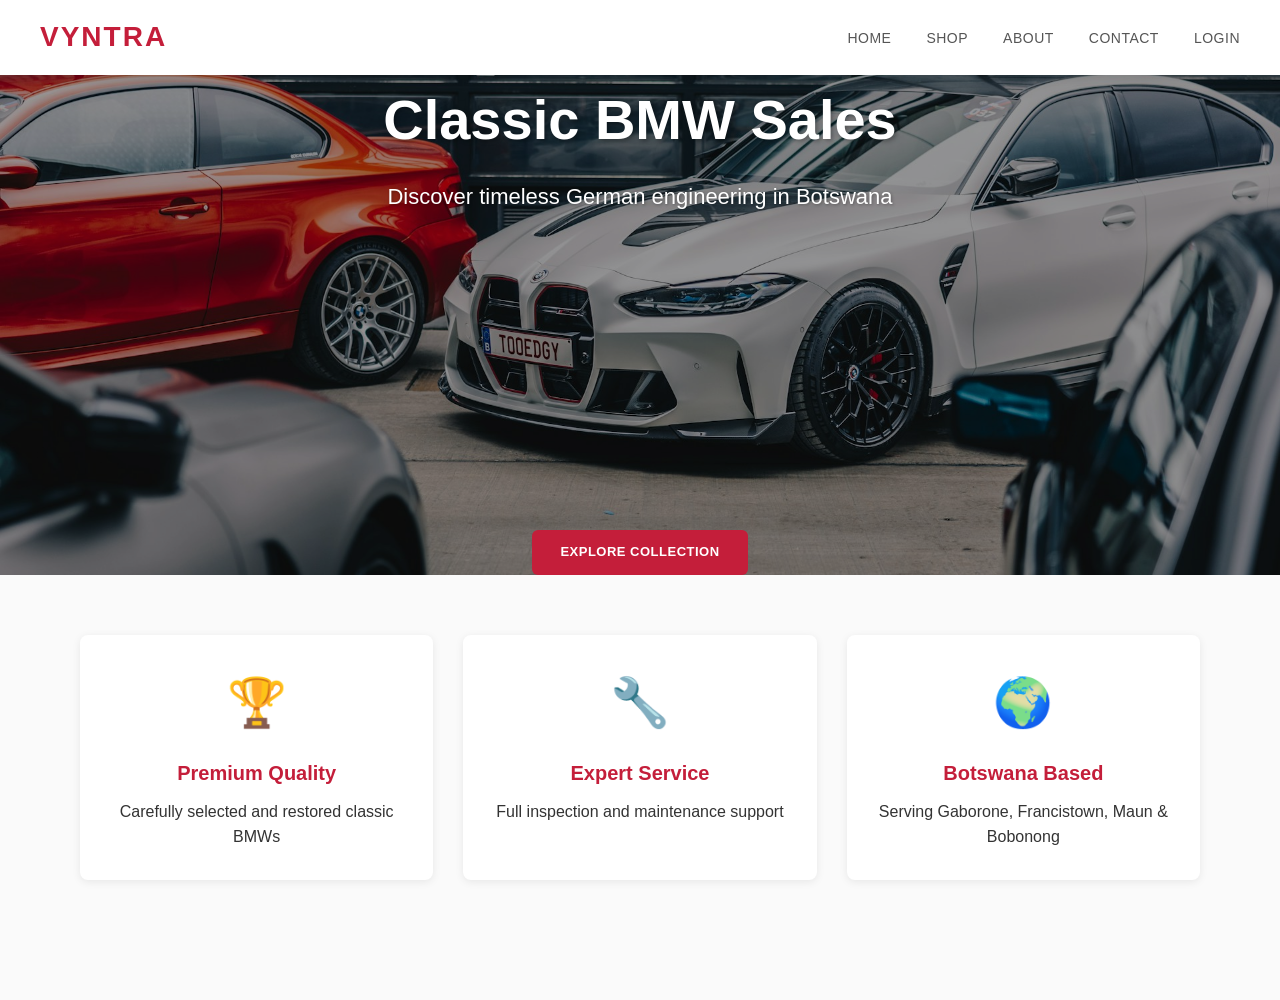
<file: index.html>
<!DOCTYPE html>
<html>
<head>
    <title>VYNTRA</title>
    <link rel="stylesheet" href="style.css">
</head>
<body>
    <div class="navbar">
        <div class="logo">VYNTRA</div>
        <ul class="menu">
            <li><a href="index.html">HOME</a></li>
            <li><a href="shop.html">SHOP</a></li>
            <li><a href="about.html">ABOUT</a></li>
            <li><a href="contact.html">CONTACT</a></li>
            <li><a href="login.html">LOGIN</a></li>
        </ul>
    </div>

    <div class="hero-section">
        <img src="lorenzo-hamers-4egHPna1d-U-unsplash.jpg" alt="Classic BMW" class="hero-image">
        <div class="hero-overlay">
            <h1>Classic BMW Sales</h1>
            <p>Discover timeless German engineering in Botswana</p>
            <a href="shop.html" class="button">Explore Collection</a>
        </div>
    </div>

    <div class="container">
        <div class="features">
            <div class="feature-card">
                <div class="feature-icon">🏆</div>
                <h3>Premium Quality</h3>
                <p>Carefully selected and restored classic BMWs</p>
            </div>
            <div class="feature-card">
                <div class="feature-icon">🔧</div>
                <h3>Expert Service</h3>
                <p>Full inspection and maintenance support</p>
            </div>
            <div class="feature-card">
                <div class="feature-icon">🌍</div>
                <h3>Botswana Based</h3>
                <p>Serving Gaborone, Francistown, Maun & Bobonong</p>
            </div>
        </div>
    </div>
</body>
</html>
</file>
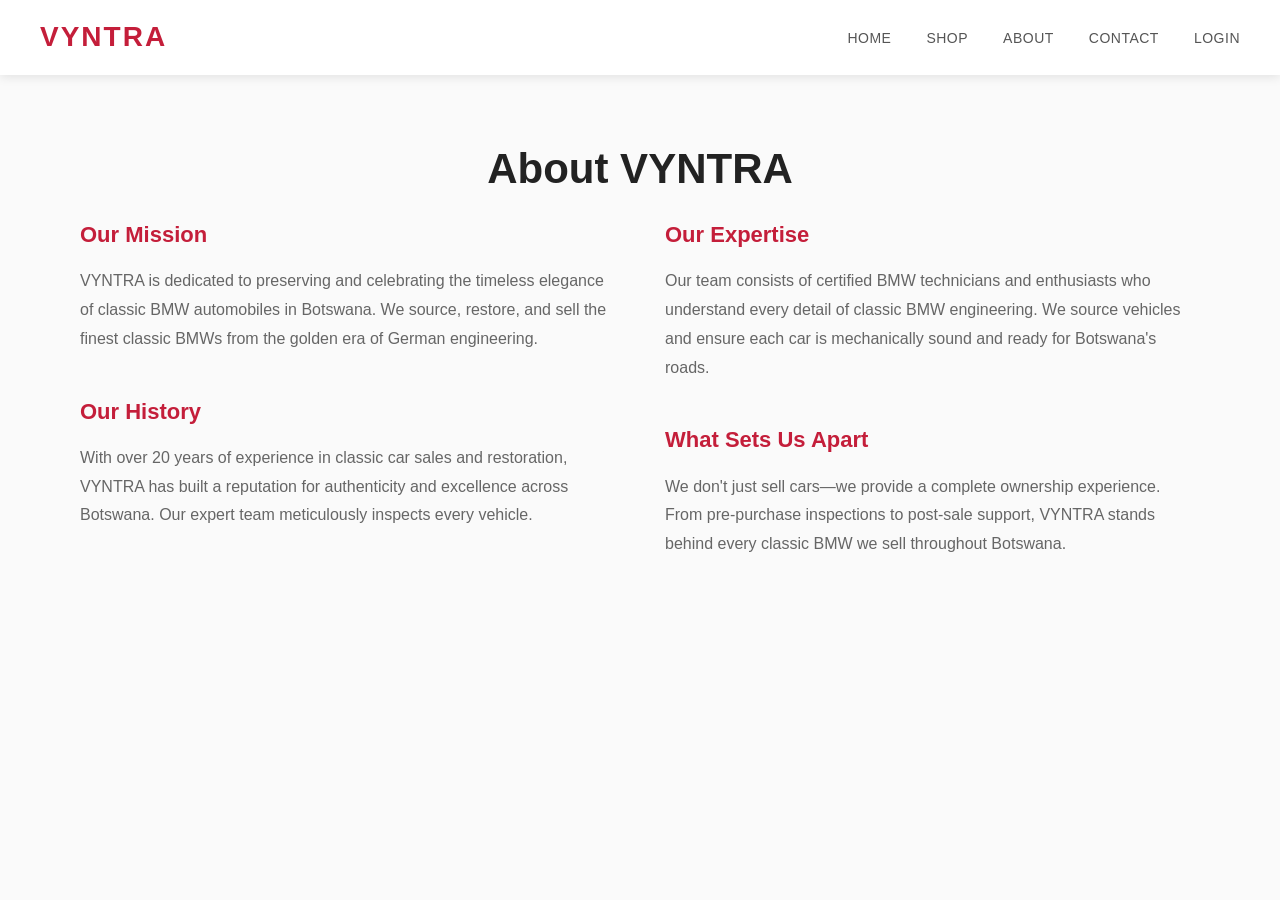
<file: about.html>
<!DOCTYPE html>
<html>
<head>
    
    <title>VYNTRA - About</title>
    <link rel="stylesheet" href="style.css">
</head>
<body>
    <div class="navbar">
        <div class="logo">VYNTRA</div>
        <ul class="menu">
            <li><a href="index.html">HOME</a></li>
            <li><a href="shop.html">SHOP</a></li>
            <li><a href="about.html">ABOUT</a></li>
            <li><a href="contact.html">CONTACT</a></li>
            <li><a href="login.html">LOGIN</a></li>
        </ul>
    </div>

    <div class="container">
        <h1 class="title">About VYNTRA</h1>
       

        <div class="two-column">
            <div>
                <div class="about-section">
                    <h3>Our Mission</h3>
                    <p>VYNTRA is dedicated to preserving and celebrating the timeless elegance of classic BMW automobiles in Botswana. We source, restore, and sell the finest classic BMWs from the golden era of German engineering.</p>
                </div>

                <div class="about-section">
                    <h3>Our History</h3>
                    <p>With over 20 years of experience in classic car sales and restoration, VYNTRA has built a reputation for authenticity and excellence across Botswana. Our expert team meticulously inspects every vehicle.</p>
                </div>
            </div>

            <div>
                <div class="about-section">
                    <h3>Our Expertise</h3>
                    <p>Our team consists of certified BMW technicians and enthusiasts who understand every detail of classic BMW engineering. We source vehicles and ensure each car is mechanically sound and ready for Botswana's roads.</p>
                </div>

                <div class="about-section">
                    <h3>What Sets Us Apart</h3>
                    <p>We don't just sell cars—we provide a complete ownership experience. From pre-purchase inspections to post-sale support, VYNTRA stands behind every classic BMW we sell throughout Botswana.</p>
                </div>
            </div>
        </div>
    </div>
</body>
</html>
</file>
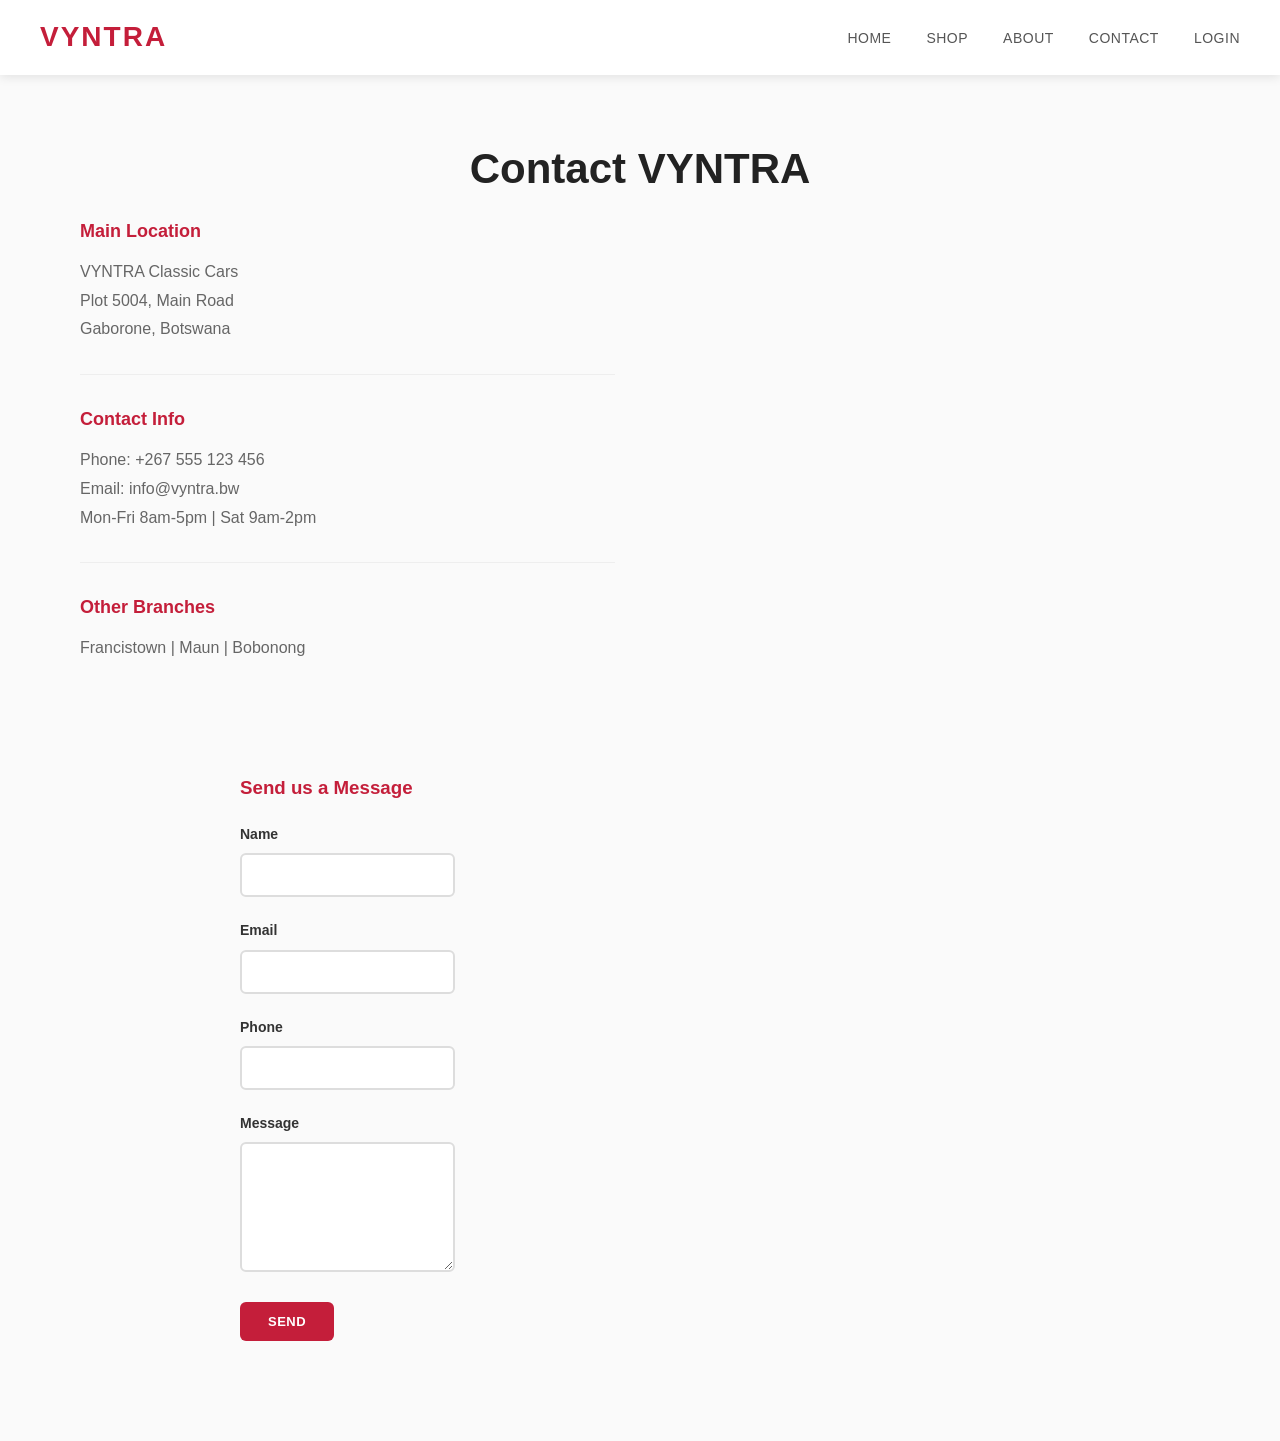
<file: contact.html>
<!DOCTYPE html>
<html>
<head>
    <title>VYNTRA - Contact</title>
    <link rel="stylesheet" href="style.css">
</head>
<body>
    <div class="navbar">
        <div class="logo">VYNTRA</div>
        <ul class="menu">
            <li><a href="index.html">HOME</a></li>
            <li><a href="shop.html">SHOP</a></li>
            <li><a href="about.html">ABOUT</a></li>
            <li><a href="contact.html">CONTACT</a></li>
            <li><a href="login.html">LOGIN</a></li>
        </ul>
    </div>

    <div class="container">
        <h1 class="title">Contact VYNTRA</h1>

        <div class="two-column" style="margin-bottom: 40px;">
            <div>
                <div class="contact-info">
                    <h3>Main Location</h3>
                    <p>VYNTRA Classic Cars<br>Plot 5004, Main Road<br>Gaborone, Botswana</p>
                </div>

                <div class="contact-info">
                    <h3>Contact Info</h3>
                    <p>Phone: +267 555 123 456<br>Email: info@vyntra.bw<br>Mon-Fri 8am-5pm | Sat 9am-2pm</p>
                </div>

                <div class="contact-info">
                    <h3>Other Branches</h3>
                    <p>Francistown | Maun | Bobonong</p>
                </div>
            </div>

            <div class="form-width" style="grid-column: 1;">
                <h3 style="color: #c41e3a; margin-bottom: 20px;">Send us a Message</h3>
                <form>
                    <div class="form-group">
                        <label for="name">Name</label>
                        <input type="text" id="name" name="name" required>
                    </div>

                    <div class="form-group">
                        <label for="email">Email</label>
                        <input type="email" id="email" name="email" required>
                    </div>

                    <div class="form-group">
                        <label for="phone">Phone</label>
                        <input type="tel" id="phone" name="phone">
                    </div>

                    <div class="form-group">
                        <label for="message">Message</label>
                        <textarea id="message" name="message" required></textarea>
                    </div>

                    <button type="submit" class="button">Send</button>
                </form>
            </div>
        </div>
    </div>
</body>
</html>
</file>
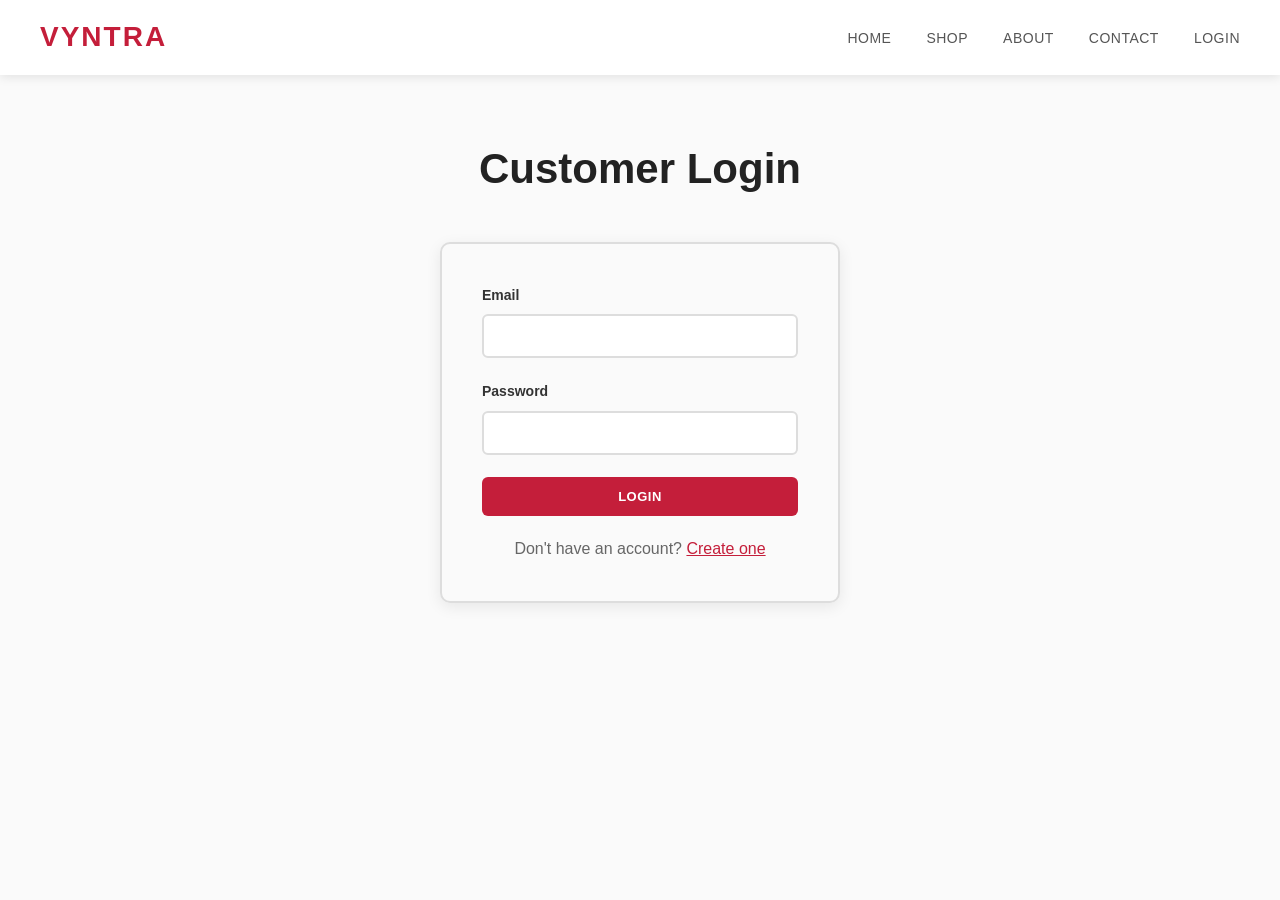
<file: login.html>
<!DOCTYPE html>
<html>
<head>
    <title>VYNTRA - Login</title>
    <link rel="stylesheet" href="style.css">
</head>
<body>
    <div class="navbar">
        <div class="logo">VYNTRA</div>
        <ul class="menu">
            <li><a href="index.html">HOME</a></li>
            <li><a href="shop.html">SHOP</a></li>
            <li><a href="about.html">ABOUT</a></li>
            <li><a href="contact.html">CONTACT</a></li>
            <li><a href="login.html">LOGIN</a></li>
        </ul>
    </div>

    <div class="container">
        <h1 class="title">Customer Login</h1>

        <div class="login-box">
            <form>
                <div class="form-group">
                    <label for="email">Email</label>
                    <input type="email" id="email" name="email" required>
                </div>

                <div class="form-group">
                    <label for="password">Password</label>
                    <input type="password" id="password" name="password" required>
                </div>

                <button type="submit" class="button" style="width: 100%; cursor: pointer;">Login</button>

                <p style="text-align: center; margin-top: 20px; color: #666;">
                    Don't have an account? <a href="#" style="color: #c41e3a;">Create one</a>
                </p>
            </form>
        </div>
    </div>
</body>
</html>
</file>
<file: style.css>
* {
    margin: 0;
    padding: 0;
    box-sizing: border-box;
}

body {
    font-family: 'Segoe UI', Tahoma, Geneva, Verdana, sans-serif;
    color: #333;
    line-height: 1.6;
    background: #fafafa;
}

.navbar {
    display: flex;
    justify-content: space-between;
    align-items: center;
    padding: 15px 40px;
    background: white;
    box-shadow: 0 2px 10px rgba(0,0,0,0.1);
    position: sticky;
    top: 0;
    z-index: 100;
}

.logo {
    font-size: 28px;
    font-weight: bold;
    color: #c41e3a;
    letter-spacing: 2px;
    text-transform: uppercase;
}

.menu {
    display: flex;
    list-style: none;
    gap: 35px;
}

.menu a {
    text-decoration: none;
    color: #555;
    font-weight: 500;
    transition: color 0.3s ease;
    font-size: 14px;
    text-transform: uppercase;
    letter-spacing: 0.5px;
}

.menu a:hover {
    color: #c41e3a;
}

.hero-section {
    position: relative;
    height: 500px;
    overflow: hidden;
}

.hero-image {
    width: 100%;
    height: 100%;
    object-fit: cover;
}

.hero-overlay {
    position: absolute;
    top: 0;
    left: 0;
    right: 0;
    bottom: 0;
    background: rgba(0, 0, 0, 0.4);
    display: flex;
    flex-direction: column;
    justify-content: center;
    align-items: center;
    text-align: center;
    color: white;
}

.hero-overlay h1 {
    font-size: 56px;
    margin-bottom: 15px;
    font-weight: 700;
    text-shadow: 2px 2px 4px rgba(0,0,0,0.3);
}

.hero-overlay p {
    font-size: 22px;
    margin-bottom: 30px;
    text-shadow: 1px 1px 3px rgba(0,0,0,0.3);
}

.hero {
    text-align: center;
    padding: 100px 40px;
    background: linear-gradient(135deg, #f9f9f9, #f0f0f0);
}

.hero h1 {
    font-size: 48px;
    margin-bottom: 20px;
    color: #333;
}

.hero p {
    font-size: 18px;
    color: #666;
    margin-bottom: 30px;
}

.container {
    max-width: 1200px;
    margin: 0 auto;
    padding: 60px 40px;
}

.title {
    font-size: 42px;
    margin-bottom: 15px;
    text-align: center;
    color: #222;
    font-weight: 700;
}

.subtitle {
    text-align: center;
    color: #888;
    font-size: 16px;
    margin-bottom: 50px;
}

.features {
    display: grid;
    grid-template-columns: repeat(3, 1fr);
    gap: 30px;
    margin-bottom: 60px;
}

.feature-card {
    background: white;
    padding: 30px;
    border-radius: 8px;
    text-align: center;
    box-shadow: 0 2px 8px rgba(0,0,0,0.08);
    transition: transform 0.3s ease, box-shadow 0.3s ease;
}

.feature-card:hover {
    transform: translateY(-5px);
    box-shadow: 0 6px 16px rgba(0,0,0,0.12);
}

.feature-icon {
    font-size: 48px;
    margin-bottom: 15px;
}

.feature-card h3 {
    font-size: 20px;
    margin-bottom: 10px;
    color: #c41e3a;
}

.grid {
    display: grid;
    grid-template-columns: repeat(3, 1fr);
    gap: 30px;
    margin-bottom: 60px;
}

.card {
    background: white;
    border-radius: 10px;
    overflow: hidden;
    box-shadow: 0 4px 15px rgba(0,0,0,0.1);
    transition: transform 0.3s ease, box-shadow 0.3s ease;
    display: flex;
    flex-direction: column;
}

.card:hover {
    transform: translateY(-10px);
    box-shadow: 0 8px 25px rgba(0,0,0,0.15);
}

.card-image {
    position: relative;
    width: 100%;
    height: 250px;
    overflow: hidden;
    background: linear-gradient(135deg, #667eea 0%, #764ba2 100%);
    display: flex;
    align-items: center;
    justify-content: center;
    color: white;
    font-size: 14px;
}

.card-image img {
    width: 100%;
    height: 100%;
    object-fit: cover;
    transition: transform 0.3s ease;
}

.card:hover .card-image img {
    transform: scale(1.05);
}

.featured-badge {
    position: absolute;
    top: 15px;
    right: 15px;
    background: #c41e3a;
    color: white;
    padding: 8px 16px;
    border-radius: 20px;
    font-size: 12px;
    font-weight: bold;
    text-transform: uppercase;
    z-index: 10;
}

.card-content {
    padding: 25px;
    flex-grow: 1;
    display: flex;
    flex-direction: column;
}

.card h3 {
    font-size: 22px;
    margin-bottom: 8px;
    color: #222;
    font-weight: 700;
}

.year {
    font-size: 13px;
    color: #777;
    margin-bottom: 8px;
}

.location {
    font-size: 13px;
    color: #666;
    margin-bottom: 15px;
}

.price {
    font-size: 26px;
    color: #c41e3a;
    font-weight: bold;
    margin: 15px 0;
}

.button {
    display: inline-block;
    padding: 12px 28px;
    background: #c41e3a;
    color: white;
    text-decoration: none;
    border-radius: 6px;
    transition: background 0.3s ease, transform 0.2s ease;
    border: none;
    cursor: pointer;
    font-family: inherit;
    font-weight: 600;
    text-transform: uppercase;
    font-size: 13px;
    letter-spacing: 0.5px;
    margin-top: auto;
}

.button:hover {
    background: #a01729;
    transform: scale(1.02);
}

.button-outline {
    display: inline-block;
    padding: 12px 28px;
    background: transparent;
    color: #c41e3a;
    text-decoration: none;
    border-radius: 6px;
    border: 2px solid #c41e3a;
    transition: all 0.3s ease;
    cursor: pointer;
    font-weight: 600;
    text-transform: uppercase;
    font-size: 13px;
    letter-spacing: 0.5px;
}

.button-outline:hover {
    background: #c41e3a;
    color: white;
}

.contact-banner {
    background: linear-gradient(135deg, #c41e3a 0%, #8b1429 100%);
    color: white;
    padding: 40px;
    border-radius: 10px;
    text-align: center;
    margin-top: 40px;
}

.contact-banner h2 {
    font-size: 32px;
    margin-bottom: 15px;
    font-weight: 700;
}

.contact-banner p {
    font-size: 16px;
    margin-bottom: 25px;
    opacity: 0.95;
}

.form-group {
    margin-bottom: 22px;
}

.form-group label {
    display: block;
    margin-bottom: 8px;
    font-weight: 600;
    color: #333;
    font-size: 14px;
}

.form-group input,
.form-group textarea {
    width: 100%;
    padding: 12px 15px;
    border: 2px solid #ddd;
    border-radius: 6px;
    font-family: inherit;
    font-size: 14px;
    transition: border-color 0.3s ease;
}

.form-group input:focus,
.form-group textarea:focus {
    outline: none;
    border-color: #c41e3a;
}

.form-group textarea {
    resize: vertical;
    min-height: 130px;
}

.form-width {
    max-width: 500px;
    margin: 0 auto;
}

.about-section {
    margin-bottom: 40px;
}

.about-section h3 {
    color: #c41e3a;
    margin-bottom: 15px;
    font-size: 22px;
    font-weight: 700;
}

.about-section p {
    color: #666;
    line-height: 1.8;
}

.two-column {
    display: grid;
    grid-template-columns: 1fr 1fr;
    gap: 50px;
    margin-bottom: 40px;
}

.about-image {
    width: 100%;
    height: 300px;
    background: linear-gradient(135deg, #667eea 0%, #764ba2 100%);
    border-radius: 10px;
    display: flex;
    align-items: center;
    justify-content: center;
    color: white;
    font-size: 14px;
}

.contact-info {
    margin-bottom: 30px;
    padding-bottom: 30px;
    border-bottom: 1px solid #eee;
}

.contact-info:last-child {
    border-bottom: none;
}

.contact-info h3 {
    color: #c41e3a;
    margin-bottom: 12px;
    font-size: 18px;
    font-weight: 700;
}

.contact-info p {
    color: #666;
    line-height: 1.8;
}

.login-box {
    max-width: 400px;
    margin: 40px auto;
    border: 2px solid #ddd;
    padding: 40px;
    border-radius: 10px;
    box-shadow: 0 4px 15px rgba(0,0,0,0.08);
}

@media (max-width: 768px) {
    .grid {
        grid-template-columns: 1fr;
    }
    
    .two-column {
        grid-template-columns: 1fr;
    }
    
    .features {
        grid-template-columns: 1fr;
    }
    
    .menu {
        gap: 15px;
        flex-wrap: wrap;
    }
    
    .navbar {
        flex-direction: column;
        gap: 20px;
        padding: 15px 20px;
    }
    
    .hero-overlay h1 {
        font-size: 36px;
    }
    
    .hero-overlay p {
        font-size: 16px;
    }
    
    .title {
        font-size: 32px;
    }
    
    .container {
        padding: 40px 20px;
    }
}
</file>
